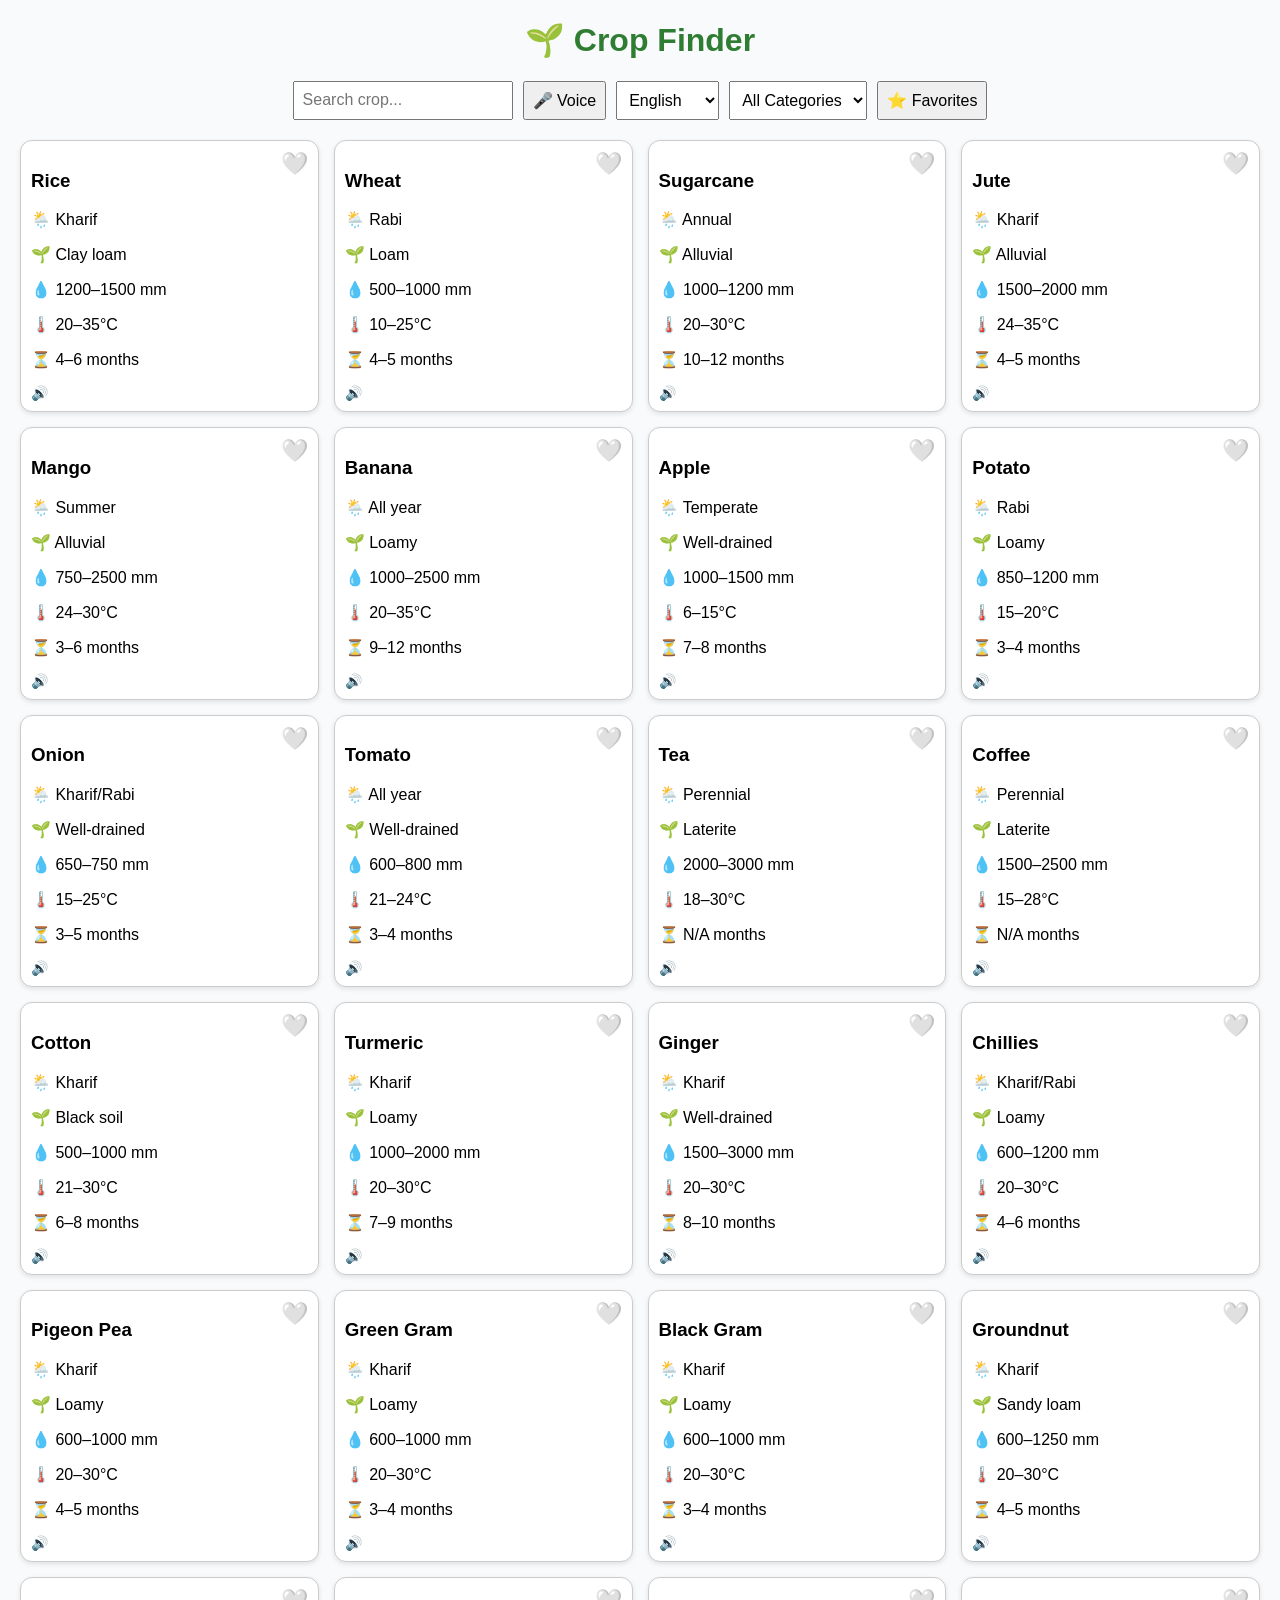
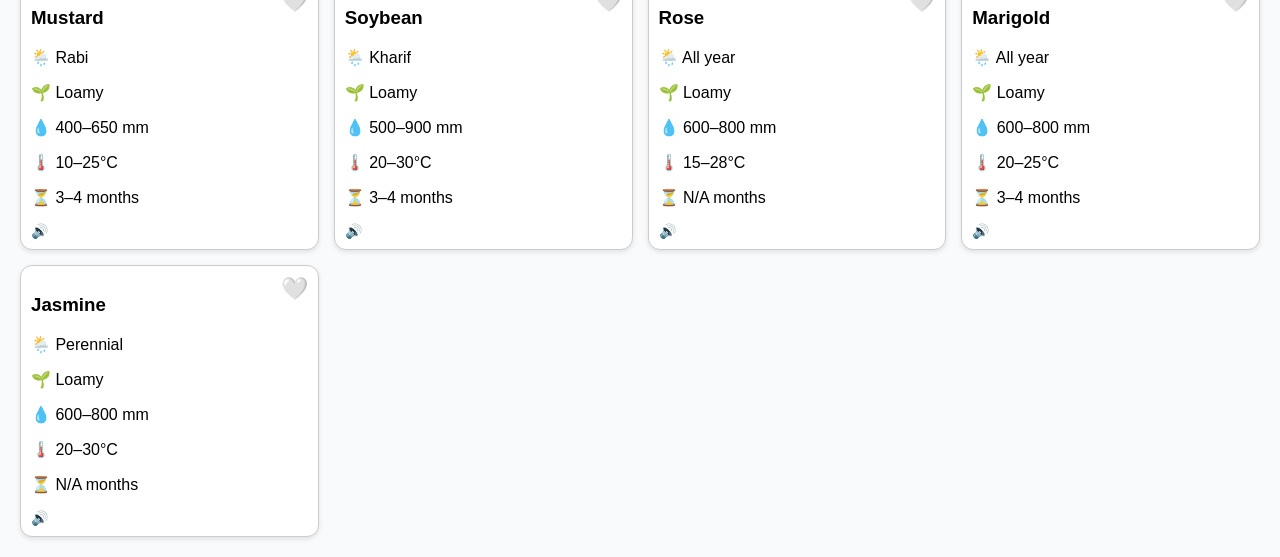
<file: templates/crop_search_full.html>
<!DOCTYPE html>
<html lang="en">
<head>
  <meta charset="UTF-8"/>
  <meta name="viewport" content="width=device-width, initial-scale=1.0"/>
  <title>🌱 Crop Finder</title>
  <style>
    body { font-family: Arial, sans-serif; margin:20px; background:#f9fafb; }
    h1 { text-align:center; color:#2e7d32; }
    .controls { display:flex; gap:10px; justify-content:center; flex-wrap:wrap; margin-bottom:20px; }
    input, select, button { padding:8px; font-size:16px; }
    .crop-grid { display:grid; grid-template-columns:repeat(auto-fill,minmax(240px,1fr)); gap:15px; }
    .card { border:1px solid #ccc; border-radius:12px; background:white; padding:10px;
            box-shadow:0 2px 5px rgba(0,0,0,0.1); position:relative; }
    .fav { position:absolute; right:10px; top:10px; font-size:22px; cursor:pointer; }
    .speak { cursor:pointer; margin-top:5px; font-size:14px; color:#2e7d32; }
  </style>
</head>
<body>
  <h1 id="title">🌱 Crop Finder</h1>

  <div class="controls">
    <input type="text" id="search" placeholder="Search crop..."/>
    <button onclick="startVoiceSearch()">🎤 <span id='voiceBtn'>Voice</span></button>
    <select id="language" onchange="setLanguage(this.value)">
      <option value="en">English</option>
      <option value="hi">Hindi</option>
      <option value="kn">Kannada</option>
      <option value="bn">Bengali</option>
    </select>
    <select id="category" onchange="filterCrops(document.getElementById('search').value)">
      <option value="all">All Categories</option>
      <option value="foodgrain">Foodgrains</option>
      <option value="vegetable">Vegetables</option>
      <option value="fruit">Fruits</option>
      <option value="spice">Spices</option>
      <option value="pulse">Pulses</option>
      <option value="oilseed">Oilseeds</option>
      <option value="commercial">Commercial</option>
      <option value="flower">Flowers</option>
    </select>
    <button onclick="showFavorites()">⭐ <span id='favBtn'>Favorites</span></button>
  </div>

  <div id="cropContainer" class="crop-grid"></div>

  <script>
    // === Crop Data ===
    window.CROP_DATA = {
      foodgrain: [
        {name:"Rice", season:"Kharif", soil:"Clay loam", rainfall:"1200–1500 mm", temperature:"20–35°C", duration:"4–6"},
        {name:"Wheat", season:"Rabi", soil:"Loam", rainfall:"500–1000 mm", temperature:"10–25°C", duration:"4–5"},
        {name:"Sugarcane", season:"Annual", soil:"Alluvial", rainfall:"1000–1200 mm", temperature:"20–30°C", duration:"10–12"},
        {name:"Jute", season:"Kharif", soil:"Alluvial", rainfall:"1500–2000 mm", temperature:"24–35°C", duration:"4–5"}
      ],
      fruit: [
        {name:"Mango", season:"Summer", soil:"Alluvial", rainfall:"750–2500 mm", temperature:"24–30°C", duration:"3–6"},
        {name:"Banana", season:"All year", soil:"Loamy", rainfall:"1000–2500 mm", temperature:"20–35°C", duration:"9–12"},
        {name:"Apple", season:"Temperate", soil:"Well-drained", rainfall:"1000–1500 mm", temperature:"6–15°C", duration:"7–8"}
      ],
      vegetable: [
        {name:"Potato", season:"Rabi", soil:"Loamy", rainfall:"850–1200 mm", temperature:"15–20°C", duration:"3–4"},
        {name:"Onion", season:"Kharif/Rabi", soil:"Well-drained", rainfall:"650–750 mm", temperature:"15–25°C", duration:"3–5"},
        {name:"Tomato", season:"All year", soil:"Well-drained", rainfall:"600–800 mm", temperature:"21–24°C", duration:"3–4"}
      ],
      commercial: [
        {name:"Tea", season:"Perennial", soil:"Laterite", rainfall:"2000–3000 mm", temperature:"18–30°C", duration:"N/A"},
        {name:"Coffee", season:"Perennial", soil:"Laterite", rainfall:"1500–2500 mm", temperature:"15–28°C", duration:"N/A"},
        {name:"Cotton", season:"Kharif", soil:"Black soil", rainfall:"500–1000 mm", temperature:"21–30°C", duration:"6–8"}
      ],
      spice: [
        {name:"Turmeric", season:"Kharif", soil:"Loamy", rainfall:"1000–2000 mm", temperature:"20–30°C", duration:"7–9"},
        {name:"Ginger", season:"Kharif", soil:"Well-drained", rainfall:"1500–3000 mm", temperature:"20–30°C", duration:"8–10"},
        {name:"Chillies", season:"Kharif/Rabi", soil:"Loamy", rainfall:"600–1200 mm", temperature:"20–30°C", duration:"4–6"}
      ],
      pulse: [
        {name:"Pigeon Pea", season:"Kharif", soil:"Loamy", rainfall:"600–1000 mm", temperature:"20–30°C", duration:"4–5"},
        {name:"Green Gram", season:"Kharif", soil:"Loamy", rainfall:"600–1000 mm", temperature:"20–30°C", duration:"3–4"},
        {name:"Black Gram", season:"Kharif", soil:"Loamy", rainfall:"600–1000 mm", temperature:"20–30°C", duration:"3–4"}
      ],
      oilseed: [
        {name:"Groundnut", season:"Kharif", soil:"Sandy loam", rainfall:"600–1250 mm", temperature:"20–30°C", duration:"4–5"},
        {name:"Mustard", season:"Rabi", soil:"Loamy", rainfall:"400–650 mm", temperature:"10–25°C", duration:"3–4"},
        {name:"Soybean", season:"Kharif", soil:"Loamy", rainfall:"500–900 mm", temperature:"20–30°C", duration:"3–4"}
      ],
      flower: [
        {name:"Rose", season:"All year", soil:"Loamy", rainfall:"600–800 mm", temperature:"15–28°C", duration:"N/A"},
        {name:"Marigold", season:"All year", soil:"Loamy", rainfall:"600–800 mm", temperature:"20–25°C", duration:"3–4"},
        {name:"Jasmine", season:"Perennial", soil:"Loamy", rainfall:"600–800 mm", temperature:"20–30°C", duration:"N/A"}
      ]
    };

    // === Translations ===
    const translations = {
      Rice:{hi:"चावल",kn:"ಅಕ್ಕಿ",bn:"চাল"},
      Wheat:{hi:"गेहूं",kn:"ಗೋಧಿ",bn:"গম"},
      Sugarcane:{hi:"गन्ना",kn:"ಕರಿಬೇವು",bn:"আখ"},
      Jute:{hi:"जूट",kn:"ಜೂಟ್",bn:"পাট"},
      Mango:{hi:"आम",kn:"ಮಾವಿನ ಹಣ್ಣು",bn:"আম"},
      Banana:{hi:"केला",kn:"ಬಾಳೆಹಣ್ಣು",bn:"কলা"},
      Apple:{hi:"सेब",kn:"ಸೇಬು",bn:"আপেল"},
      Potato:{hi:"आलू",kn:"ಅಲೂಗಡ್ಡೆ",bn:"আলু"},
      Onion:{hi:"प्याज",kn:"ಈರುಳ್ಳಿ",bn:"পেঁয়াজ"},
      Tomato:{hi:"टमाटर",kn:"ಟೊಮೇಟೊ",bn:"টমেটো"},
      Tea:{hi:"चाय",kn:"ಚಹಾ",bn:"চা"},
      Coffee:{hi:"कॉफ़ी",kn:"ಕಾಫಿ",bn:"কফি"},
      Cotton:{hi:"कपास",kn:"ಹತ್ತಿ",bn:"সুতির কাপড়"},
      Turmeric:{hi:"हल्दी",kn:"ಅರಿಶಿನ",bn:"হলুদ"},
      Ginger:{hi:"अदरक",kn:"ಶುಂಠಿ",bn:"আদা"},
      Chillies:{hi:"मिर्च",kn:"ಮೆಣಸಿನಕಾಯಿ",bn:"লঙ্কা"},
      "Pigeon Pea":{hi:"अरहर",kn:"ತೊಗರಿ",bn:"তুর"},
      "Green Gram":{hi:"मूंग",kn:"ಹೆಸರುಕಾಳು",bn:"মুগ"},
      "Black Gram":{hi:"उड़द",kn:"ಉದ್ದಿನಕಾಳು",bn:"উড়দ"},
      Groundnut:{hi:"मूंगफली",kn:"ಕಡಲೆಕಾಯಿ",bn:"চীনাবাদাম"},
      Mustard:{hi:"सरसों",kn:"ಸಾಸಿವೆ",bn:"সরিষা"},
      Soybean:{hi:"सोयाबीन",kn:"ಸೋಯಾಬೀನ್",bn:"সয়াবিন"},
      Rose:{hi:"गुलाब",kn:"ಗುಲಾಬಿ",bn:"গোলাপ"},
      Marigold:{hi:"गेंदा",kn:"ಚೆಂಡು ಹೂವು",bn:"গাঁদা"},
      Jasmine:{hi:"चमेली",kn:"ಮಲ್ಲಿಗೆ",bn:"যুঁই"}
    };

    let favorites = JSON.parse(localStorage.getItem("favorites")) || [];
    let currentLang = "en";

    // UI Translations
    const uiText = {
      en:{title:"🌱 Crop Finder",voice:"Voice",favorites:"Favorites"},
      hi:{title:"🌱 फसल खोजक",voice:"आवाज़",favorites:"पसंदीदा"},
      kn:{title:"🌱 ಬೆಳೆ ಹುಡುಕಾಟ",voice:"ಧ್ವನಿ",favorites:"ಮನಪಟ್ಟು"},
      bn:{title:"🌱 ফসল অনুসন্ধান",voice:"ভয়েস",favorites:"পছন্দের"}
    };

    function renderCrops(crops) {
      const container=document.getElementById("cropContainer");
      container.innerHTML="";
      crops.forEach(crop=>{
        const card=document.createElement("div");
        card.className="card";
        let translatedName = translations[crop.name]?.[currentLang] || crop.name;
        card.innerHTML=`
          <span class="fav" onclick="toggleFavorite('${crop.name}')">${favorites.includes(crop.name)?"❤️":"🤍"}</span>
          <h3>${translatedName}</h3>
          <p>🌦️ ${crop.season}</p>
          <p>🌱 ${crop.soil}</p>
          <p>💧 ${crop.rainfall}</p>
          <p>🌡️ ${crop.temperature}</p>
          <p>⏳ ${crop.duration} months</p>
          <div class="speak" onclick="speakCrop('${crop.name}')">🔊</div>
        `;
        container.appendChild(card);
      });
    }

    function filterCrops(query) {
      query=query.toLowerCase();
      let allCrops=[];
      const category=document.getElementById("category").value;
      if(category==="all"){ allCrops=Object.values(window.CROP_DATA).flat(); }
      else { allCrops=window.CROP_DATA[category]||[]; }
      let filtered=allCrops.filter(c=>{
        let name = translations[c.name]?.[currentLang] || c.name;
        return name.toLowerCase().includes(query);
      });
      renderCrops(filtered);
    }

    document.getElementById("search").addEventListener("input", e=>filterCrops(e.target.value));

    function startVoiceSearch(){
      const recog=new(window.SpeechRecognition||window.webkitSpeechRecognition)();
      recog.lang=currentLang==="en"?"en-US":currentLang==="hi"?"hi-IN":currentLang==="kn"?"kn-IN":"bn-IN";
      recog.start();
      recog.onresult=function(e){
        let text=e.results[0][0].transcript;
        document.getElementById("search").value=text;
        filterCrops(text);
      };
    }

    function speakCrop(name){
      let allCrops=Object.values(window.CROP_DATA).flat();
      let crop=allCrops.find(c=>c.name===name);
      if(!crop) return;
      let translatedName = translations[crop.name]?.[currentLang] || crop.name;
      let utter=new SpeechSynthesisUtterance(
        `${translatedName}. Season: ${crop.season}. Soil: ${crop.soil}. Rainfall: ${crop.rainfall}. Temperature: ${crop.temperature}. Duration: ${crop.duration} months.`
      );
      utter.lang=currentLang==="en"?"en-US":currentLang==="hi"?"hi-IN":currentLang==="kn"?"kn-IN":"bn-IN";
      speechSynthesis.speak(utter);
    }

    function toggleFavorite(name){
      if(favorites.includes(name)){favorites=favorites.filter(f=>f!==name);}else{favorites.push(name);}
      localStorage.setItem("favorites",JSON.stringify(favorites));
      filterCrops(document.getElementById("search").value);
    }

    function showFavorites(){
      let allCrops=Object.values(window.CROP_DATA).flat();
      renderCrops(allCrops.filter(c=>favorites.includes(c.name)));
    }

    function setLanguage(lang){ 
      currentLang=lang; 
      document.getElementById("title").innerText=uiText[lang].title;
      document.getElementById("voiceBtn").innerText=uiText[lang].voice;
      document.getElementById("favBtn").innerText=uiText[lang].favorites;
      filterCrops(document.getElementById("search").value); 
    }

    // Initial load
    filterCrops("");
  </script>
  <script src="/static/css/language.js"></script>
</body>
</html>
</file>
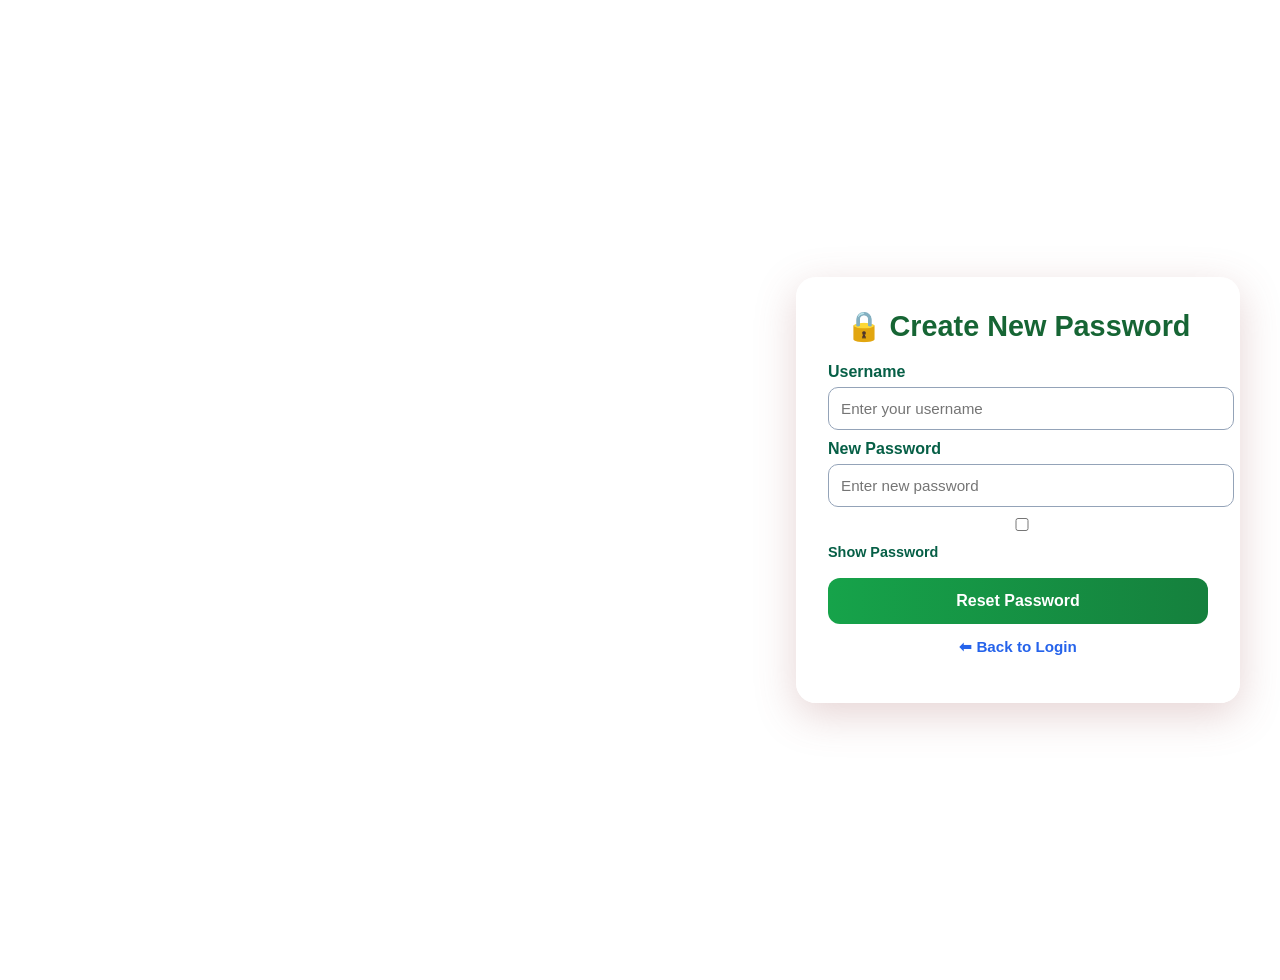
<file: templates/forgot_password.html>
<!DOCTYPE html>
<html lang="en">
<head>
  <meta charset="UTF-8"/>
  <meta name="viewport" content="width=device-width, initial-scale=1.0"/>
  <title>Raitha Bandhu – Forgot Password</title>
  <style>
    body {
      margin: 0;
      font-family: Poppins, Arial, sans-serif;
      background: url("https://t3.ftcdn.net/jpg/04/32/15/18/360_F_432151892_oQ3YQDo2LYZPILlEMnlo55PjjgiUwnQb.jpg") no-repeat center center fixed;
      background-size: cover;
      min-height: 100vh;
      display: flex;
      justify-content: flex-end;
      align-items: center;
      padding: 40px;
    }
    .card {
      background: rgba(255, 255, 255, 0.9);
      backdrop-filter: blur(6px);
      padding: 32px;
      border-radius: 20px;
      width: 380px;
      box-shadow: 0 12px 40px rgba(157, 83, 83, 0.25);
      animation: fadeIn 1s ease-in-out;
    }
    @keyframes fadeIn {
      from {opacity: 0; transform: translateX(-40px);}
      to {opacity: 1; transform: translateX(0);}
    }
    h2 {
      margin: 0 0 20px 0;
      color: #166534;
      text-align: center;
      font-size: 1.8rem;
    }
    label {
      display: block;
      margin: 10px 0 6px 0;
      color: #065f46;
      font-weight: 600;
    }
    input {
      width: 100%;
      padding: 12px;
      border: 1px solid #94a3b8;
      border-radius: 10px;
      font-size: 0.95rem;
    }
    button {
      width: 100%;
      margin-top: 12px;
      padding: 14px;
      border: 0;
      border-radius: 12px;
      background: linear-gradient(90deg,#16a34a,#15803d);
      color: #fff;
      font-size: 1rem;
      font-weight: 700;
      cursor: pointer;
      transition: transform 0.2s, box-shadow 0.2s;
    }
    button:hover {
      transform: translateY(-2px);
      box-shadow: 0 6px 18px rgba(22,163,74,0.4);
    }
    .muted {
      text-align: center;
      margin-top: 14px;
      color: #334155;
      font-size: 0.95rem;
    }
    a { color: #2563eb; font-weight: 600; text-decoration: none; }
    a:hover { text-decoration: underline; }
    .show-pass {
      margin-top: 8px;
      font-size: 0.9rem;
      color: #065f46;
      cursor: pointer;
      user-select: none;
    }
  </style>
</head>
<body>
  <div class="card">
    <h2>🔒 Create New Password</h2>
    <form action="/forgot-password" method="POST">
      <label>Username</label>
      <input type="text" name="username" placeholder="Enter your username" required/>

      <label>New Password</label>
      <input type="password" id="new_password" name="new_password" placeholder="Enter new password" required/>

      <div class="show-pass">
        <input type="checkbox" id="togglePassword" onclick="togglePass()">
        <label for="togglePassword">Show Password</label>
      </div>

      <button type="submit">Reset Password</button>
    </form>

    <p class="muted">
      <a href="/login">⬅ Back to Login</a>
    </p>
  </div>

  <script>
    function togglePass(){
      const pass = document.getElementById('new_password');
      pass.type = pass.type === 'password' ? 'text' : 'password';
    }
  </script>
</body>
</html>
</file>
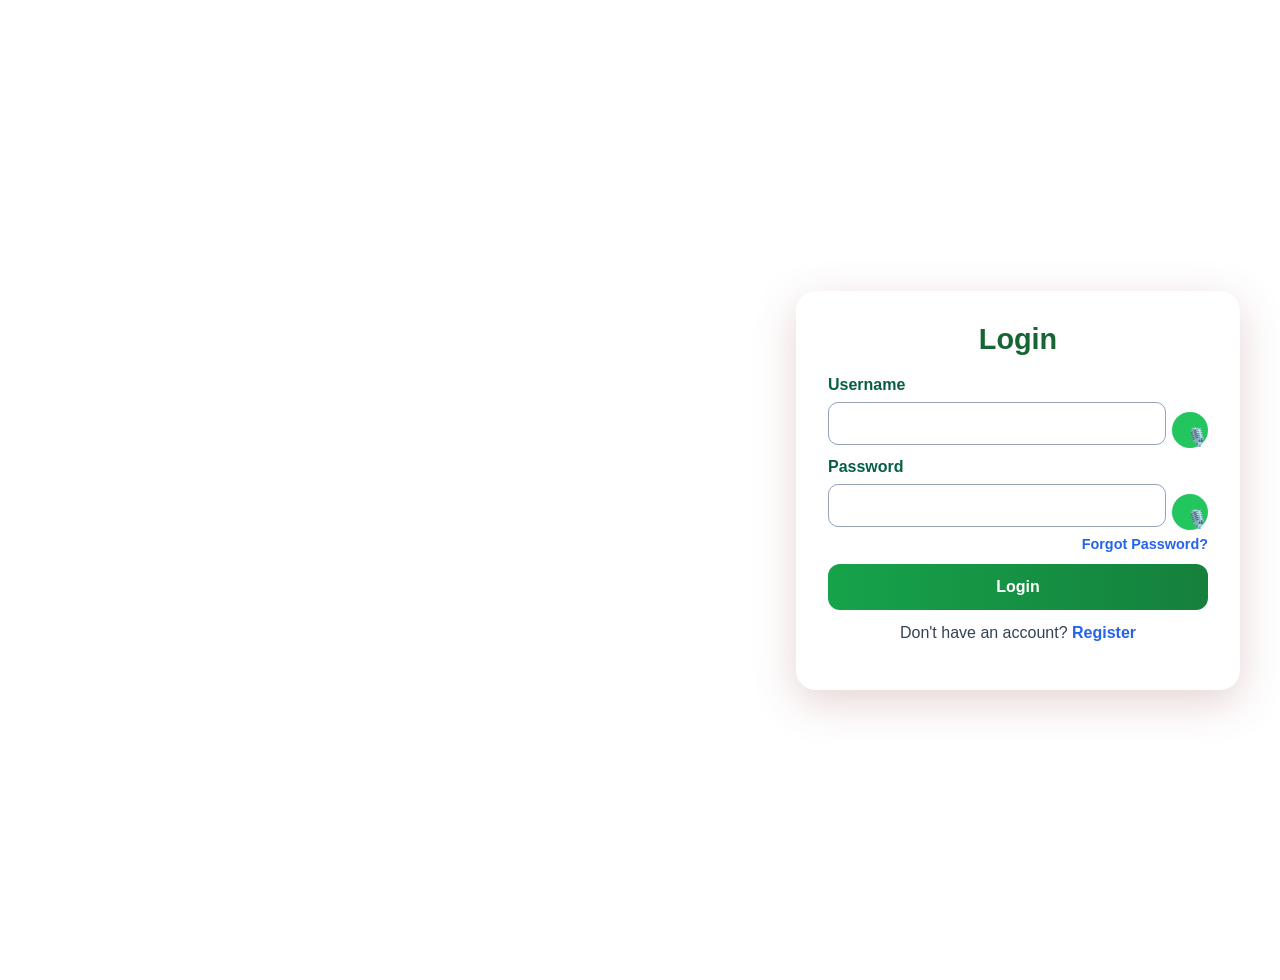
<file: templates/login.html>
<!DOCTYPE html>
<html lang="en">
<head>
  <meta charset="UTF-8"/>
  <meta name="viewport" content="width=device-width, initial-scale=1.0"/>
  <title>Raitha Bandhu - Login</title>
  <style>
    body {
      margin: 0;
      font-family: Poppins, Arial, sans-serif;
      background: url("https://www.nutritionfact.in/wp-content/uploads/2022/06/Autotrophic-n-hetrotrophic.jpg") no-repeat center center fixed;
      background-size: cover;
      min-height: 100vh;
      display: flex;
      justify-content: flex-end;
      align-items: center;
      padding: 40px;
    }
    .card {
      background: (255, 255, 255, 0.9);
      backdrop-filter: blur(6px);
      padding: 32px;
      border-radius: 20px;
      width: 380px;
      box-shadow: 0 12px 40px rgba(157, 83, 83, 0.25);
      animation: fadeIn 1s ease-in-out;
    }
    @keyframes fadeIn {
      from {opacity: 0; transform: translateX(-40px);}
      to {opacity: 1; transform: translateX(0);}
    }
    h2 {
      margin: 0 0 20px 0;
      color: #166534;
      text-align: center;
      font-size: 1.8rem;
    }
    label {
      display: block;
      margin: 10px 0 6px 0;
      color: #065f46;
      font-weight: 600;
    }
    .input-group {
      display: flex;
      align-items: center;
      gap: 6px;
    }
    input {
      flex: 1;
      padding: 12px;
      border: 1px solid #94a3b8;
      border-radius: 10px;
      font-size: 0.95rem;
    }
    button {
      width: 100%;
      margin-top: 12px;
      padding: 14px;
      border: 0;
      border-radius: 12px;
      background: linear-gradient(90deg,#16a34a,#15803d);
      color: #fff;
      font-size: 1rem;
      font-weight: 700;
      cursor: pointer;
      transition: transform 0.2s, box-shadow 0.2s;
    }
    button:hover {
      transform: translateY(-2px);
      box-shadow: 0 6px 18px rgba(22,163,74,0.4);
    }
    .voice-btn {
      background: #22c55e;
      border: none;
      color: white;
      font-size: 18px;
      border-radius: 50%;
      width: 36px;
      height: 36px;
      cursor: pointer;
      transition: background 0.3s;
    }
    .voice-btn:hover { background: #15803d; }
    .muted {
      text-align: center;
      margin-top: 14px;
      color: #334155;
    }
    a { color: #2563eb; font-weight: 600; text-decoration: none; }
    a:hover { text-decoration: underline; }
    .forgot {
      display: block;
      text-align: right;
      margin-top: 6px;
      font-size: 0.9rem;
    }
  </style>
</head>
<body>
  <div class="card">
    <h2 id="login_title">Login</h2>

    <form onsubmit="return handleLogin(event)">
      <label for="log_user" id="lbl_user">Username</label>
      <div class="input-group">
        <input id="log_user" type="text" onfocus="speakKey('enter_username')" required/>
        <button type="button" class="voice-btn" onclick="startVoiceInput('log_user')">🎙️</button>
      </div>

      <label for="log_pass" id="lbl_pass">Password</label>
      <div class="input-group">
        <input id="log_pass" type="password" onfocus="speakKey('enter_password')" required/>
        <button type="button" class="voice-btn" onclick="startVoiceInput('log_pass')">🎙️</button>
      </div>

      <!-- ✅ Forgot Password link added here -->
      <a href="/forgot-password" class="forgot">Forgot Password?</a>

      <button type="submit" id="btn_login">Login</button>
    </form>

    <p class="muted">
      <span id="no_account">Don't have an account?</span>
      <a href="register.html" id="register_link">Register</a>
    </p>
  </div>

  <script>
    const t = {
      en: {login_title:"Login", username:"Username", password:"Password", login_btn:"Login", no_account:"Don't have an account?", register_link:"Register",
           enter_username:"Enter your username", enter_password:"Enter your password",
           login_success:"Login successful", login_fail:"Login failed, please try again"},
      hi: {login_title:"लॉगिन", username:"उपयोगकर्ता नाम", password:"पासवर्ड", login_btn:"लॉगिन", no_account:"क्या आपका खाता नहीं है?", register_link:"रजिस्टर करें",
           enter_username:"अपना उपयोगकर्ता नाम दर्ज करें", enter_password:"अपना पासवर्ड दर्ज करें",
           login_success:"लॉगिन सफल हुआ", login_fail:"लॉगिन विफल, कृपया पुनः प्रयास करें"},
      kn: {login_title:"ಲಾಗಿನ್", username:"ಬಳಕೆದಾರರ ಹೆಸರು", password:"ಪಾಸ್ವರ್ಡ್", login_btn:"ಲಾಗಿನ್", no_account:"ಖಾತೆ ಇಲ್ಲವೆ?", register_link:"ನೋಂದಣಿ",
           enter_username:"ನಿಮ್ಮ ಬಳಕೆದಾರರ ಹೆಸರನ್ನು ನಮೂದಿಸಿ", enter_password:"ನಿಮ್ಮ ಪಾಸ್ವರ್ಡ್ ನಮೂದಿಸಿ",
           login_success:"ಲಾಗಿನ್ ಯಶಸ್ವಿಯಾಗಿದೆ", login_fail:"ಲಾಗಿನ್ ವಿಫಲವಾಗಿದೆ, ದಯವಿಟ್ಟು ಮತ್ತೆ ಪ್ರಯತ್ನಿಸಿ"},
      bn: {login_title:"লগইন", username:"ব্যবহারকারীর নাম", password:"পাসওয়ার্ড", login_btn:"লগইন", no_account:"অ্যাকাউন্ট নেই?", register_link:"নিবন্ধন করুন",
           enter_username:"আপনার ব্যবহারকারীর নাম লিখুন", enter_password:"আপনার পাসওয়ার্ড লিখুন",
           login_success:"লগইন সফল হয়েছে", login_fail:"লগইন ব্যর্থ হয়েছে, আবার চেষ্টা করুন"}
    };

    let currentLang = localStorage.getItem("rb_lang") || "en";

    function setLang(l){
      currentLang = l;
      const dict = t[l];
      document.getElementById("login_title").innerText = dict.login_title;
      document.getElementById("lbl_user").innerText = dict.username;
      document.getElementById("lbl_pass").innerText = dict.password;
      document.getElementById("btn_login").innerText = dict.login_btn;
      document.getElementById("no_account").innerText = dict.no_account;
      document.getElementById("register_link").innerText = dict.register_link;
    }

    function speakKey(k){ speak(t[currentLang][k]); }

    function speak(msg){
      if(!msg) return;
      const u = new SpeechSynthesisUtterance(msg);
      u.lang = currentLang==="hi"?"hi-IN":currentLang==="kn"?"kn-IN":currentLang==="bn"?"bn-IN":"en-US";
      speechSynthesis.speak(u);
    }

    function startVoiceInput(fieldId){
      const input = document.getElementById(fieldId);
      const SpeechRecognition = window.SpeechRecognition || window.webkitSpeechRecognition;
      if(!SpeechRecognition){ alert("Speech recognition not supported in this browser"); return; }

      const recog = new SpeechRecognition();
      recog.lang = currentLang==="hi"?"hi-IN":currentLang==="kn"?"kn-IN":currentLang==="bn"?"bn-IN":"en-US";
      recog.start();

      recog.onresult = function(e){
        const text = e.results[0][0].transcript;
        input.value = text;
      };

      recog.onerror = function(){
        alert("Could not recognize speech. Please try again.");
      };
    }

    function handleLogin(e){
      e.preventDefault();
      const u = document.getElementById('log_user').value.trim();
      const p = document.getElementById('log_pass').value;

      if(!u || !p){
        speakKey('login_fail');
        alert(t[currentLang].login_fail);
        return false;
      }

      const users = JSON.parse(localStorage.getItem('rb_users')||'[]');
      const ok = users.find(x=>x.u===u && x.p===p);
      if(ok){
        speakKey('login_success');
        localStorage.setItem('rb_current_user', u);
        setTimeout(()=>location.href='categories.html', 1000);
      } else {
        speakKey('login_fail');
        alert(t[currentLang].login_fail);
      }
      return false;
    }

    window.addEventListener("load", ()=>{ setLang(currentLang); });
  </script>
  <script src="/static/css/language.js"></script>
</body>
</html>
</file>
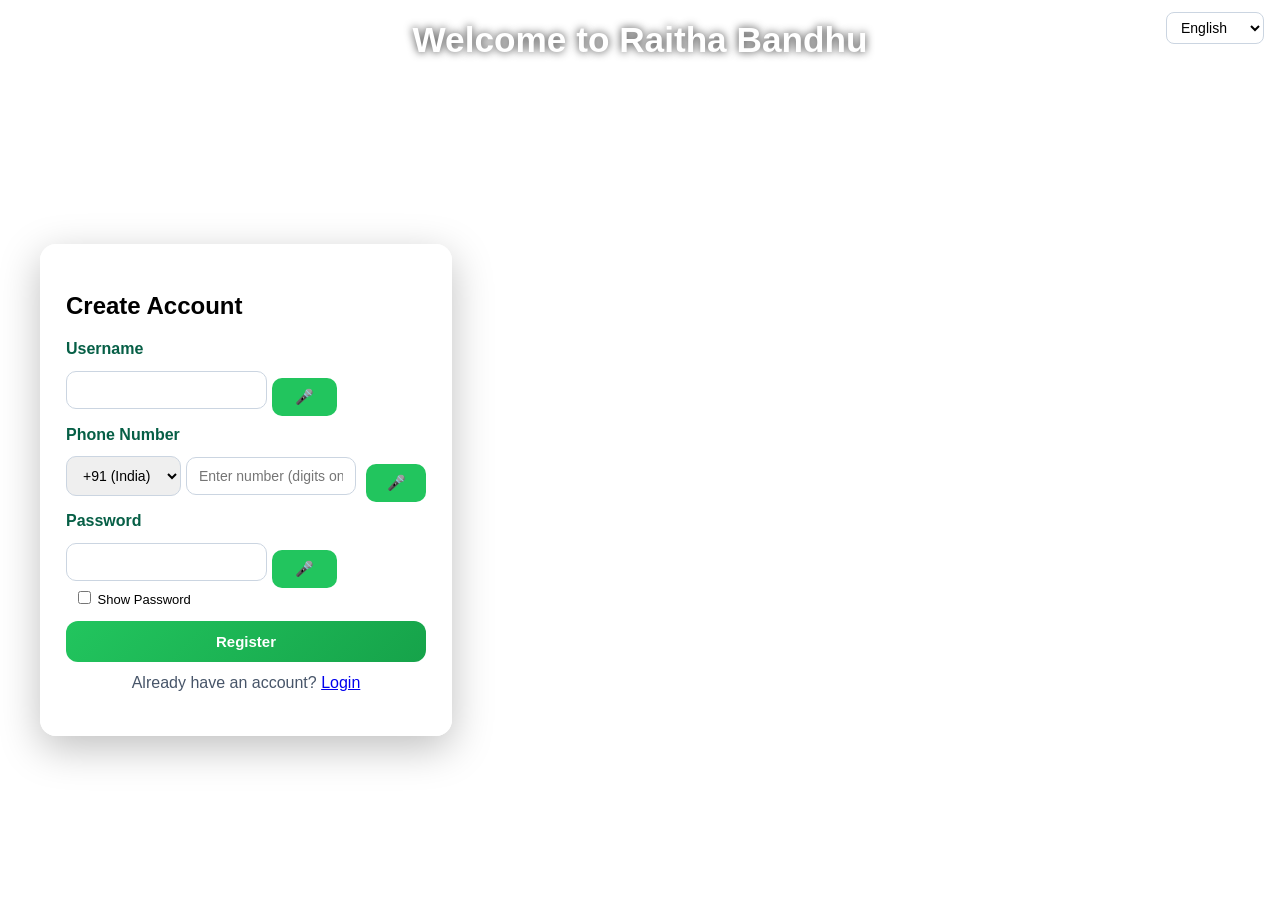
<file: templates/register.html>
<!DOCTYPE html>
<html lang="en">
<head>
  <meta charset="UTF-8"/>
  <meta name="viewport" content="width=device-width, initial-scale=1.0"/>
  <title>Raitha Bandhu - Register</title>
  <style>
    body {
      font-family: Poppins, Arial, sans-serif;
      margin: 0;
      min-height: 100vh;
      display: flex;
      flex-direction: column;
      background: url("https://www.shutterstock.com/shutterstock/videos/1100836971/thumb/1.jpg?ip=x480") 
        no-repeat center center fixed;
      background-size: cover;
    }
    h1 {
      text-align: center;
      color: #fff;
      margin: 20px 0;
      font-size: 2.2rem;
      text-shadow: 0 0 8px rgba(0,0,0,0.8);
    }
    .lang-select {
      position: absolute;
      top: 12px;
      right: 16px;
      background: rgba(255,255,255,0.9);
      padding: 6px 10px;
      border-radius: 8px;
      font-size: 14px;
      border: 1px solid #cbd5e1;
    }
    .container {
      flex: 1;
      display: flex;
      justify-content: flex-start;
      align-items: center;
      padding: 40px;
    }
    .card {
      background: rgba(255,255,255,0.92);
      padding: 28px 26px;
      border-radius: 16px;
      box-shadow: 0 12px 40px rgba(0, 0, 0, 0.25);
      width: min(92vw, 360px);
      animation: slideIn 0.8s ease;
    }
    @keyframes slideIn {
      from { transform: translateX(100%); opacity: 0; }
      to { transform: translateX(0); opacity: 1; }
    }
    label {
      display: block;
      margin: 10px 0 6px;
      color: #065f46;
      font-weight: 600;
    }
    input, select {
      padding: 10px 12px;
      border: 1px solid #cbd5e1;
      border-radius: 10px;
      font-size: 14px;
    }
    .error {
      color: red;
      font-size: 13px;
      margin-top: 4px;
      display: none;
    }
    .voice-btn {
      width: 18%;
      padding: 10px;
      margin-left: 5px;
      border: none;
      border-radius: 10px;
      background: #22c55e;
      color: white;
      cursor: pointer;
      font-weight: bold;
    }
    .voice-btn:hover {
      background: #16a34a;
    }
    button {
      width: 100%;
      margin-top: 14px;
      padding: 12px;
      border: 0;
      border-radius: 12px;
      background: linear-gradient(135deg, #22c55e, #16a34a);
      color: #fff;
      font-weight: 700;
      cursor: pointer;
      font-size: 15px;
      transition: background 0.3s ease;
    }
    button:hover {
      background: linear-gradient(135deg, #16a34a, #15803d);
    }
    .muted {
      text-align: center;
      margin-top: 12px;
      color: #475569;
    }
    .showpass {
      font-size: 13px;
      margin-left: 8px;
      cursor: pointer;
    }
    .phone-container {
      display: flex;
      align-items: center;
      gap: 5px;
    }
    select#country_code {
      width: 35%;
    }
    input#reg_phone {
      width: 45%;
    }
  </style>
</head>
<body>

  <select class="lang-select" onchange="switchLanguage(this.value)">
    <option value="en">English</option>
    <option value="hi">हिन्दी</option>
    <option value="kn">ಕನ್ನಡ</option>
    <option value="bn">বাংলা</option>
  </select>

  <h1>Welcome to Raitha Bandhu</h1>

  <div class="container">
    <div class="card">
      <h2 id="register_title">Create Account</h2>

      <form onsubmit="return handleRegister(event)" autocomplete="off">
        <label id="lbl_user">Username</label>
        <div style="display:flex;align-items:center;">
          <input id="reg_user" type="text" onfocus="speakKey('enter_username')" required/>
          <button type="button" class="voice-btn" onclick="startListening('reg_user')">🎤</button>
        </div>

        <label id="lbl_phone">Phone Number</label>
        <div class="phone-container">
          <select id="country_code">
            <option value="+91"> +91 (India)</option>
            <option value="+44"> +44 (UK)</option>
            <option value="+1"> +1 (USA)</option>
            <option value="+61"> +61 (Australia)</option>
            <option value="+81"> +81 (Japan)</option>
            <option value="+971"> +971 (UAE)</option>
          </select>
          <input 
            id="reg_phone" 
            type="tel" 
            onfocus="speakKey('enter_phone')" 
            maxlength="12"
            placeholder="Enter number (digits only)"
            required
          />
          <button type="button" class="voice-btn" onclick="startListening('reg_phone')">🎤</button>
        </div>
        <p id="phone_error" class="error">⚠️ Please enter a valid phone number (10 digits, starts 6–9 for India).</p>

        <label id="lbl_pass">Password</label>
        <div style="display:flex;align-items:center;">
          <input id="reg_pass" type="password" onfocus="speakKey('enter_password')" required/>
          <button type="button" class="voice-btn" onclick="startListening('reg_pass')">🎤</button>
        </div>
        <div class="showpass">
          <input type="checkbox" id="show_password" onclick="togglePassword()"> Show Password
        </div>

        <button type="submit" id="btn_register">Register</button>
      </form>

      <p class="muted">
        <span id="have_account">Already have an account?</span>
        <a href="login.html" id="login_link">Login</a>
      </p>
    </div>
  </div>

  <script>
    const t = {
      en:{register_title:"Create Account",username:"Username",phone:"Phone Number",password:"Password",
          register_btn:"Register",enter_username:"Enter your username",enter_phone:"Enter your phone number",
          enter_password:"Enter your password",register_success:"Registration successful",
          register_fail:"Please fill all fields correctly",invalid_phone:"Please enter a valid phone number.",
          have_account:"Already have an account?",login_link:"Login"},
      hi:{register_title:"खाता बनाएँ",username:"उपयोगकर्ता नाम",phone:"फ़ोन नंबर",password:"पासवर्ड",
          register_btn:"रजिस्टर करें",enter_username:"अपना उपयोगकर्ता नाम दर्ज करें",
          enter_phone:"अपना फ़ोन नंबर दर्ज करें",enter_password:"अपना पासवर्ड दर्ज करें",
          register_success:"पंजीकरण सफल हुआ",register_fail:"सभी फ़ील्ड सही ढंग से भरें",
          invalid_phone:"कृपया सही फ़ोन नंबर दर्ज करें।",have_account:"पहले से एक खाता है?",
          login_link:"लॉगिन"},
      kn:{register_title:"ಖಾತೆ ಸೃಷ್ಟಿಸಿ",username:"ಬಳಕೆದಾರರ ಹೆಸರು",phone:"ಫೋನ್ ಸಂಖ್ಯೆ",password:"ಪಾಸ್ವರ್ಡ್",
          register_btn:"ನೋಂದಣಿ",enter_username:"ನಿಮ್ಮ ಬಳಕೆದಾರರ ಹೆಸರನ್ನು ನಮೂದಿಸಿ",
          enter_phone:"ನಿಮ್ಮ ಫೋನ್ ಸಂಖ್ಯೆಯನ್ನು ನಮೂದಿಸಿ",enter_password:"ನಿಮ್ಮ ಪಾಸ್ವರ್ಡ್ ನಮೂದಿಸಿ",
          register_success:"ನೋಂದಣಿ ಯಶಸ್ವಿಯಾಯಿತು",register_fail:"ದಯವಿಟ್ಟು ಎಲ್ಲಾ ಕ್ಷೇತ್ರಗಳನ್ನು ಸರಿಯಾಗಿ ತುಂಬಿ",
          invalid_phone:"ದಯವಿಟ್ಟು ಸರಿಯಾದ ಫೋನ್ ಸಂಖ್ಯೆಯನ್ನು ನಮೂದಿಸಿ.",have_account:"ಈಗಾಗಲೇ ಖಾತೆ ಇದೆಯೇ?",
          login_link:"ಲಾಗಿನ್"},
      bn:{register_title:"অ্যাকাউন্ট তৈরি করুন",username:"ব্যবহারকারীর নাম",phone:"ফোন নম্বর",
          password:"পাসওয়ার্ড",register_btn:"নিবন্ধন",enter_username:"আপনার ব্যবহারকারীর নাম লিখুন",
          enter_phone:"আপনার ফোন নম্বর লিখুন",enter_password:"আপনার পাসওয়ার্ড লিখুন",
          register_success:"নিবন্ধন সফল হয়েছে",register_fail:"সব ক্ষেত্র সঠিকভাবে পূরণ করুন",
          invalid_phone:"দয়া করে সঠিক ফোন নম্বর লিখুন।",have_account:"ইতিমধ্যেই একটি অ্যাকাউন্ট আছে?",
          login_link:"লগইন"}
    };

    let currentLang = localStorage.getItem("rb_lang") || "en";

    function setLang(l){
      currentLang = l;
      localStorage.setItem("rb_lang", l);
      const dict = t[l];
      document.getElementById("register_title").innerText = dict.register_title;
      document.getElementById("lbl_user").innerText = dict.username;
      document.getElementById("lbl_phone").innerText = dict.phone;
      document.getElementById("lbl_pass").innerText = dict.password;
      document.getElementById("btn_register").innerText = dict.register_btn;
      document.getElementById("have_account").innerText = dict.have_account;
      document.getElementById("login_link").innerText = dict.login_link;
    }

    function switchLanguage(lang){ setLang(lang); }
    function speakKey(k){ speak(t[currentLang][k]); }
    function speak(msg){
      if(!msg) return;
      const u = new SpeechSynthesisUtterance(msg);
      u.lang = currentLang==="hi"?"hi-IN":currentLang==="kn"?"kn-IN":currentLang==="bn"?"bn-IN":"en-US";
      speechSynthesis.speak(u);
    }

    function startListening(inputId){
      if(!('webkitSpeechRecognition' in window)){
        alert("Speech recognition not supported in this browser.");
        return;
      }
      const recognition = new webkitSpeechRecognition();
      recognition.lang = currentLang==="hi"?"hi-IN":currentLang==="kn"?"kn-IN":currentLang==="bn"?"bn-IN":"en-US";
      recognition.start();
      recognition.onresult = function(event){
        const result = event.results[0][0].transcript;
        document.getElementById(inputId).value = result;
      };
    }

    function handleRegister(e){
      e.preventDefault();

      const u = document.getElementById('reg_user').value.trim();
      const cc = document.getElementById('country_code').value;
      const ph = document.getElementById('reg_phone').value.trim();
      const p = document.getElementById('reg_pass').value;
      const phoneError = document.getElementById('phone_error');
      phoneError.style.display = "none";

      if(!u || !ph || !p){
        speakKey('register_fail');
        alert(t[currentLang].register_fail);
        return false;
      }

      // keep India-style validation as before: 10 digits starting with 6-9
      if(!/^[6-9]\d{9}$/.test(ph)){
        phoneError.style.display = "block";
        phoneError.innerText = "⚠️ " + "Number does not exist. Enter a valid 10-digit number .";
        speak("Number does not exist. Enter a valid phone number .");
        return false;
      }

      const fullPhone = cc + ph;

      // Robust parsing & normalization of stored users
      let usersRaw = localStorage.getItem('rb_users');
      let users = [];
      if(usersRaw){
        try {
          const parsed = JSON.parse(usersRaw);
          if(Array.isArray(parsed)){
            // normalize each item to object {u, ph, p}
            users = parsed.map(item => {
              if(!item) return {u:'', ph:'', p:''};
              if(typeof item === 'string') return {u: item, ph:'', p:''};
              if(typeof item === 'object'){
                return {
                  u: item.u ? String(item.u) : '',
                  ph: item.ph ? String(item.ph) : '',
                  p: item.p ? String(item.p) : ''
                };
              }
              return {u:'', ph:'', p:''};
            });
          } else {
            // not an array -> clear it and start fresh
            users = [];
            localStorage.removeItem('rb_users');
          }
        } catch(err){
          // corrupted JSON - clear and start empty
          users = [];
          localStorage.removeItem('rb_users');
        }
      }

      // check duplicate username (case-insensitive) and duplicate phone (exact)
      const usernameExists = users.some(x => {
        if(!x.u) return false;
        return x.u.toLowerCase() === u.toLowerCase();
      });
      if(usernameExists){
        alert("Username already exists! Try another one.");
        return false;
      }
      const phoneExists = users.some(x => (x.ph || '') === fullPhone);
      if(phoneExists){
        alert("Phone number already registered!");
        return false;
      }

      // push new normalized object
      users.push({u: u, ph: fullPhone, p: p});
      localStorage.setItem('rb_users', JSON.stringify(users));

      speakKey('register_success');
      alert(t[currentLang].register_success);

      // redirect to login page
      window.location.href = 'login.html';
      return false;
    }

    function togglePassword(){
      const pass = document.getElementById('reg_pass');
      pass.type = pass.type === "password" ? "text" : "password";
    }

    // digit-only enforcement for phone field and init language
    document.addEventListener("DOMContentLoaded", ()=>{
      const phone = document.getElementById("reg_phone");
      phone.addEventListener("input", ()=> phone.value = phone.value.replace(/[^0-9]/g, ""));
      document.querySelector(".lang-select").value = currentLang;
      setLang(currentLang);
      speak("Welcome to Raitha Bandhu. ");
    });
  </script>
</body>
</html>
</file>
